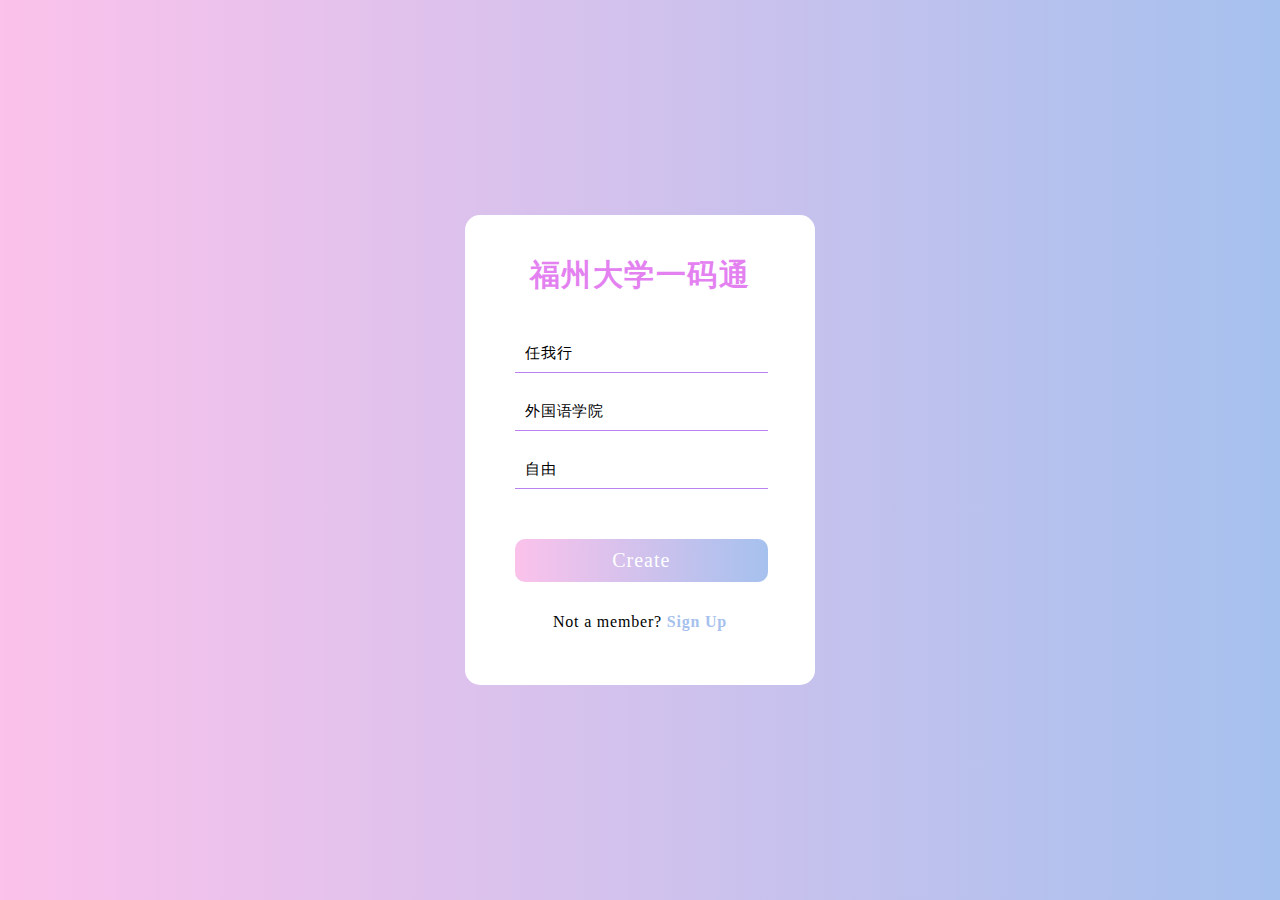
<file: index.html>
<!DOCTYPE html>
<html lang="en">
<head>
  <meta charset="UTF-8">
  <meta name="viewport" content="width=device-width, initial-scale=1.0">
  <link rel="stylesheet" href="./scripts/style.css">
  <title>福州大学一码通</title>
</head>
<body>
  <div class="container">
    <div class="login-wrapper">
      <div class="header">福州大学一码通</div>
      <div class="form-wrapper">
          <form action="1.html?userName=" + userName + "&deptName=" + deptName + "&marqueeStr=" + marqueeStr">
              <input type="text" name="userName" value="任我行" class="input-item">
              <input type="text" name="deptName" value="外国语学院" class="input-item">
              <input type="text" name="marqueeStr" value="自由" class="input-item">
              <input class="btn" type="submit" value="Create">
          </form>
      </div>
      <div class="msg">
        Not a member? <a href="https://id.fzu.edu.cn">sign up</a>
      </div>
    </div>
  </div>
</body>
</html>
</file>
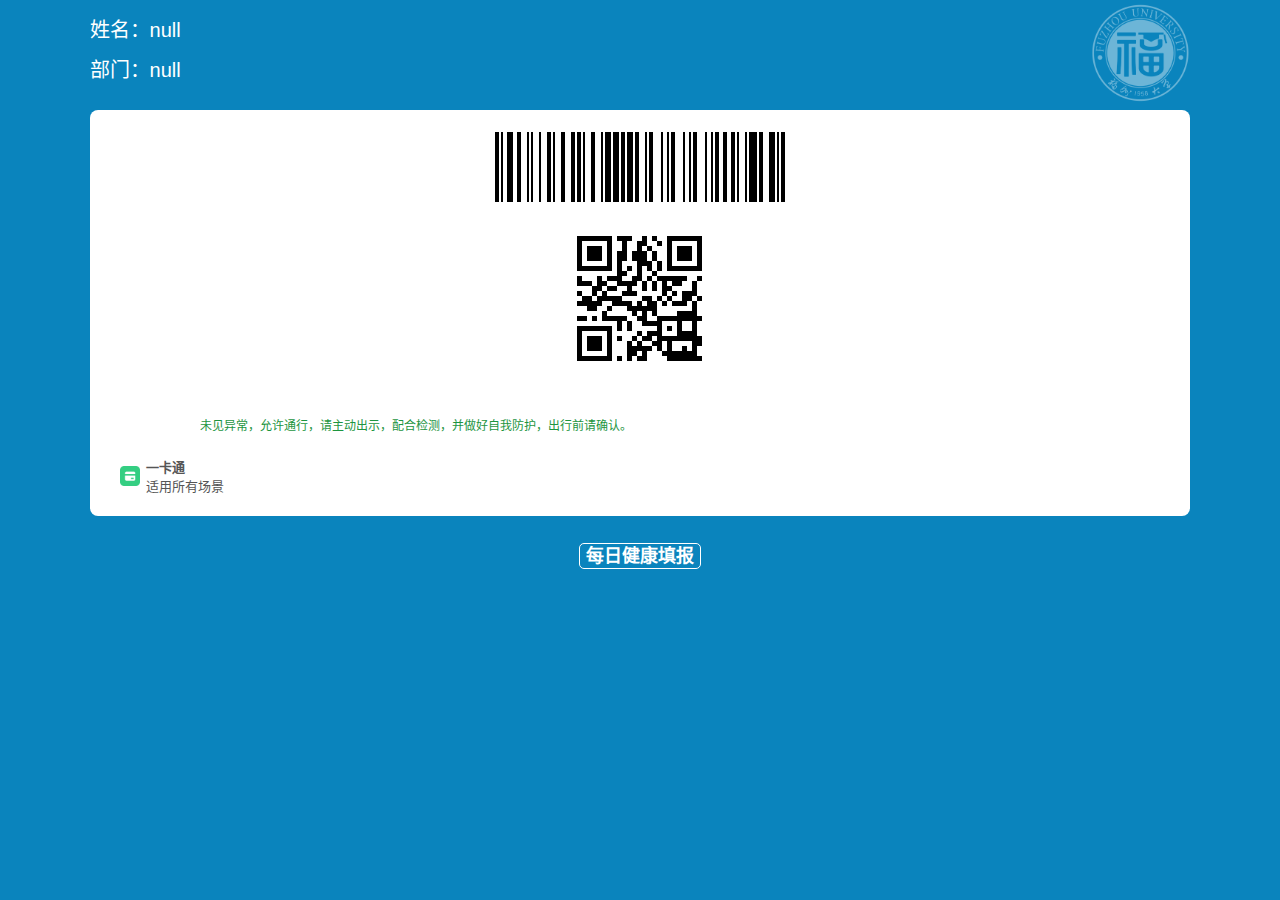
<file: 1.html>
<!DOCTYPE html PUBLIC "-//W3C//DTD XHTML 1.0 Transitional//EN" "http://www.w3.org/TR/xhtml1/DTD/xhtml1-transitional.dtd">
<html xmlns="http://www.w3.org/1999/xhtml" lang="zh-CN">
<meta charset="UTF-8">
<head id="Head1"><title>
	福州大学一码通
</title><meta name="viewport" content="width=device-width, initial-scale=1.0" />

<link rel="stylesheet" href="./scripts/bootstrap.min.css" />
<link rel="stylesheet" href="./scripts/style4.css" />

<script type="text/javascript" src="./scripts/jquery-3.3.1.min.js"></script>

<script type="text/javascript" src="./scripts/jquery.easyui.min.js"></script>

<script type="text/javascript" src="./scripts/easyui-lang-zh_CN.js"></script>
<script src="./scripts/chinesealert.js" type="text/javascript"></script>

<script src="./scripts/common.js" type="text/javascript"></script>
<script src="./scripts/Jquery.MaskLayer.js" type="text/javascript"></script>
<script src="./scripts/jquery-powerFloat-min.js" type="text/javascript"></script>
<script src="./scripts/jquery.qrcode.min.js" type="text/javascript"></script>

<style type="text/css">
     .obj{
	outline:none;
	line-height:29px;
	padding:10px;
	padding-bottom:0;
	height:29px;

    border-radius: 5px;
 }
@-moz-document url-prefix() {
   .obj{
	outline:none;
	line-height:40px;
	padding:10px;
	height:40px;
    width: 170px;
 }
}
@media all and (-ms-high-contrast:none){
  .obj{
	outline:none;
	line-height:29px;
	padding:10px;
	padding-bottom:0;
	height:29px;
    width: 150px;
 }
}
 </style>
    <script type="text/javascript" src="./scripts/JsBarcode.all.min.js"></script>
    <link href="./scripts/my_loading.css" rel="stylesheet" />
    <script src="./scripts/jq_loading.js" type="text/javascript"></script>
    
   

    <style>

        .jkmColor{

        }


    </style>
        <!--点击选择支付方式-->
        <script type="text/javascript">
            var jkm ='#C0C0C0';
            var acctype = "";//支付方式类型
            var InterValObj; //timer变量，控制时间
            var curCount = 60; //当前剩余秒数
            var fullUrl = 'ws://ykt.fzu.edu.cn:2016';//监听地址
            var myScroll;
            //选择支付方式
            $(function () {
                var push1 = [];
                $.each(jQuery(".payment-box").find("dl"), function (m, n) {
                    var model = {};
                    model.text = $(this).find('.title').html();
                    model.src = $(this).find("img").attr("src");
                    model.value = jQuery(n).attr("tag");
                    model.desc = $(this).find('.dec').html();
                    push1.push(model);
                });
                if (push1.length == 1) {
                    document.getElementById("showUserPicker").innerHTML = "";
                }
                if (push1.length >= 1) {
                    acctype = push1[0].value;
                    // $('#payWay').html('<img src="' + push1[0].src + '"/><span>' + push1[0].text + acctype + '</span');
                    $('#payWay').html('<img src="' +
                        push1[0].src +
                        '"/><div style="text-align: left; font-size:13px;"><div style="font-weight: 600;">' +
                        push1[0].text +
                        '</div><div>' +
                        push1[0].desc +
                        '</div></div>');

                }
                $('.payment-box').find('em').first().removeClass('icon-uncheckbox').addClass('icon-checkbox');
                $('#changeWay').click(function () {
                    $('#paymethodshow').show();
                    $('.shadeBg').show();
                });
                $('.payment-box').find('dl').click(function () {
                    acctype = $(this).attr('tag');
                    $('.payment-box').children('dl').find('dd').children('em').removeClass('icon-checkbox').addClass('icon-uncheckbox');
                    $(this).children('dd').find('em').removeClass('icon-uncheckbox').addClass('icon-checkbox');
                    //$('#payWay').html('<img src="' + $(this).find("img").attr("src") + '"/><span>' + $(this).find('.title').html() + '</span>');
                    $('#payWay').html('<img src="' +
                        $(this).find("img").attr("src") +
                        '"/><div style="text-align: left; font-size:13px;"><div style="font-weight: 600;">' +
                        $(this).find('.title').html() +
                        '</div><div>' +
                        $(this).find('.dec').html() +
                        '</div></div>');
                    $('#paymethodshow').hide();
                    $('.shadeBg').hide();
                    getreqestbarcode();
                });
                $('.shadeBg').click(function () {
                    $('#paymethodshow').hide();
                    $('.shadeBg').hide();
                });
                $('#more').click(function () {
                    $('#paymethodshow').show();
                });
                $("#qrCodeIco").css("margin", ($("#code").height() - $("#qrCodeIco").height()) / 2);//控制Logo图标的位置
                //点击查看一维码
                $('.tx').click(function () {
                    $('#oneCode').show();
                    $('#tips').show();
                });
                $('#oneCode').click(function () {
                    $(this).hide();
                });
                //关闭提示
                $('.btn_box').click(function () {
                    $('#tips').toggle();
                    return false;
                });
                //判断横屏和竖屏
                var width = document.documentElement.clientWidth;
                var height = document.documentElement.clientHeight;
                if (width < height) {
                    //console.log(width + " " + height);
                    $print = $('#oneCode');
                    $print.width(height);
                    $print.height(width);
                    $print.css('top', (height - width) / 2);
                    $print.css('left', 0 - (height - width) / 2);
                    $print.css('transform', 'rotate(90deg)');
                    $print.css('transform-origin', '50% 50%');
                }
                //福大健康码防伪获取服务器时间
                // GetDate(true);
            });

            $(function () {
                createqrcode();
                $('#codew').click(function () {
                    // getreqestbarcode();
                    createqrcode();
                });
             

            });
            function createqrcode() {
                curCount = 60;
                window.clearInterval(InterValObj); //停止计时器
                InterValObj = window.setInterval(SetRemainTime, 1000); //启动计时器，1秒执行一次
                var i = parseInt(10*Math.random());
                var qrcode = $("#qrcode" + i).text();
                msgSend(qrcode);
                var qrkcode = "";
                var j = 0;
                for (var i = 1; i <= qrcode.length; i++) {
                    if (i % 4 == 0) {
                        qrkcode += qrcode.substr(j * 4, 4) + " ";
                        j++;
                    }
                }
                var options = {
                    width: 2,//较细处条形码的宽度
                    height: 70, //条形码的宽度，无高度直接设置项，由位数决定，可以通过CSS去调整，见下
                    //quite: 10,
                    format: "CODE128",
                    displayValue: false,//是否在条形码下方显示文字
                    margin: 2
                };
                //JsBarcode(barcode, str, options);//原生
                // $('#barcode').JsBarcode(qrcode, options);//jQuery
                if (qrcode != "" && qrcode.length == 20) {
                    qrkcode = qrcode.substr(0, 4) + "************ 查看数字";//数字隐藏
                }
                JsBarcode("#barcode", qrcode, options);
                JsBarcode("#barcode1", qrcode, options);
                $("#dvtext").text(qrcode);
                $("#dvtext1").text(qrkcode);
                if (jkm=='') {
                    jkm = "#000000";
                }
                jkm = "#000000";
 
                var qrcodeobj = $("#code").empty().qrcode({
                    render: "table", //table方式  canvas
                    correctLevel: 0,//纠错等级    
                    //top: 800,
                    //background      : "#005992",//背景颜色    
                    foreground: jkm, //前景颜色    
                    text: qrcode
                });
                
                //判断健康码颜色改变提示语
                if (jkm == "#000000") {
                    $(".jkmColor").css("color", "#1d953f");
                    $("#slogan").html("未见异常，允许通行，请主动出示，配合检测，并做好自我防护，出行前请确认。");
                } else if (jkm == "#d20c12") {
                    $(".jkmColor").css("color", jkm);
                    $("#slogan").html("此码不可通行，码颜色将根据您的健康信息和通行权限动态更新。");
                } else {
                    $(".jkmColor").css("color", jkm);
                }
            }
            // //获取支付码
            // function getreqestbarcode() {
            //     var i = parseInt(10*Math.random());
            //     console.log(i)
            //     // $("#qrcode" + i).text(k);
            //     createqrcode();
            //     $.myloading("hide");
                
            // }
            // // 生成随机数
            // function randomNum(minNum,maxNum){ 
            //     switch(arguments.length){ 
            //         case 1: 
            //             return parseInt(Math.random()*minNum+1); 
            //             break; 
            //         case 2: 
            //             return parseInt(Math.random()*(maxNum-minNum+1)+minNum); 
            //             break; 
            //         default: 
            //             return 0; 
            //             break; 
            //     } 
            // }
            //timer处理函数
            function SetRemainTime() {
                if (curCount == 0) {
                    // createqrcode();
                    // getreqestbarcode();
                }
                else {
                    curCount--;
                }
            }

            function msgSend(temp) {
                try {
                    var ws = null;

                    if ("WebSocket" in window) {
                        ws = new WebSocket(fullUrl);

                    } else if ("MozWebSocket" in window) {
                        ws = new MozWebSocket(fullUrl);

                    } else {
                        return false;
                    }

                    if (ws != null) {
                        ws.onopen = function () { };
                        ws.onclose = function () { };
                        ws.onerror = function (event) { };
                        ws.onmessage = function (msg) {
                            $("#txtvalue").val(msg.data);
                            $("#form1").submit();
                        };
                        delayExcute(temp, ws);
                    }
                } catch (e) {
                    //alert(e);
                }

            }

            /*
             *html发送二维码给服务端进行监听
             */
            function delayExcute(temp, ws) {
                if (ws != null) {
                    window.setTimeout(function () {
                        ws.send("(" + temp + ")");
                    }, 500);

                }
            }
            // setInterval(function () {
            //     GetDate(false);
            // }, 1000);

            // function GetDate(flag) {
            //     AjaxGet(AjaxHandlerUrl + 'ThirdWeb/GetServerDate', null, function (result) {
            //         $("#monthDay").html(result.monthDay);
            //         $("#second").html(result.second);
            //         $("#hourMinute").html(result.hourMinute);
            //         if (flag) {
            //             $("#marqueeStr").html(result.marqueeStr);
            //         }
            //     });
            // }
            //动态获取时间
            window.setInterval(function (){
	    		    var nowTime = getNowFormatDate();
                    $("#monthDay").html(getMonthAndDay());
                    $("#hourMinute").html(nowTime.split(" ")[1].substring(0,5));
                    $("#second").html(nowTime.split(" ")[1].substring(6,8));
                    // $("#marqueeStr").html('文明');
	    		},1000);

            function getNowFormatDate() {//获取当前时间
                var date = new Date();
                var seperator1 = "-";
                var seperator2 = ":";
                var month = date.getMonth() + 1<10? "0"+(date.getMonth() + 1):date.getMonth() + 1;
                var strDate = date.getDate()<10? "0" + date.getDate():date.getDate();
                var hour = date.getHours()<10?"0" + date.getHours():date.getHours();
                var minute = date.getMinutes()<10?"0" + date.getMinutes():date.getMinutes();
                var second = date.getSeconds()<10?"0" + date.getSeconds():date.getSeconds();
                //var currentdate = date.getFullYear() + seperator1  + month  + seperator1  + strDate
                var currentdate = month  + seperator1  + strDate
                        + " "  + hour  + seperator2  + minute  + seperator2 + second
                        ;
                return currentdate;
            }
            function getMonthAndDay() {//获取当前时间
                var date = new Date();
                var month = date.getMonth() + 1;
                var strDate = date.getDate();
                var currentdate = add0(month)  + "月" + add0(strDate) +"日";
                return currentdate;
            }

            //修改月、天的格式，保持两位数显示
            function add0(m){
                return m<10?'0'+m:m
            }

            function getParam(name) {
                var reg = new RegExp("(^|&)" + name + "=([^&]*)(&|$)");
                var r = window.location.search.substr(1).match(reg);
                if (r != null)
                    return decodeURI(r[2]);   //对参数进行decodeURI解码
                return null;
            }

            $(function() {
                var val1 = getParam("userName");
                var val2 = getParam("deptName");
                var val3 = getParam("marqueeStr");
                $("#userName").text("姓名：" + val1);
                $("#deptName").text("部门：" + val2);
                $("#marqueeStr").html(val3);
            });

        </script>
    </head>
<body class="sweep_bg">
<header>

</header>
    <div style="font-size: 20px;color: white;position: relative;width: 86%;margin: 20px auto 0 auto;" >
        <image src="./images/FZU.png" style="width: 99px; float: right; position: absolute;  right: 0px; top: -17px;"></image>
        <span id="userName" style="display: block;padding-bottom: 20px;">姓名：程林</span>
        <span id="deptName" style="display: block;">部门：化学学院</span>
    </div>
        <div class="pay-container">

          	<div class="tx">
	              <img id="barcode1" src="./images/barcode.png">

	             
                  <div id="currentTime" class="jkmColor" style="font-size: large;margin: 10px;">
                      <b id="monthDay"></b>
                      <b id="second" style="font-size: 35px;"></b>
                      <b id="hourMinute"></b>
                  </div>
	         </div>
            <div id="codew" style="">
                
               
                <div class="qr_code" style="width: 125px; height: 125px;" id="code" >
                 
                </div>
                <div >
                    <marquee class="jkmColor" style="height: 35px;font-size: 40px;display: block;padding-top: 20px;" id="marqueeStr"></marquee>
                </div>
                <div id="slogan" class="jkmColor" style="  width: 80% ;     text-align: left; margin: 0 auto;">
                    
                </div>     
            </div>
           
          	<div  class="bank_update"  id="changeWay" >
            	<div id='payWay'  class="bank" style="display:flex;align-items:center;justify-content:center;line-height: normal; margin-left: 30px;">
                </div> 
                <a id="showUserPicker"  type='button' style="margin-right: 30px;"><img style="width: 10px; height: 15px;" src="./images/Shape.png"/></a>
        	</div>
            
        </div>
        <div class="mui-content">
            <div class="mui-content-padded"></div>
        </div>
         <div style="      margin: 30px;  text-align: center;">
             <a href="http://ehall.fzu.edu.cn/qljfwapp/sys/lwReportEpidemic/*default/index.do#/" style="color: white;font-size: large;font-weight: 700;    border-radius: 5px;padding: 2px 6px 2px 6px;border: 1px solid;">每日健康填报</a>

         </div>

        <!--选择支付方式-->
        <div id="paymethodshow" class="popup">
            <div class="caption-head border font-size-20 flex-box">
                <button onclick="$('#paymethodshow').hide();$('.shadeBg').hide();" class="btn01">
                    <em class="icon-close font-size-24">×</em>
                </button>
            <div class="fit text-center">选择支付方式</div>
            </div>
            <div class="profile-box">
            <div class="liushui-list payment-box">
                
                
                        <dl tag="###">
                            <dt><img alt="" src="./images/card1.jpg"/></dt>
                            <dd class="f">
                                <div class="title">一卡通</div>
                                <div class="dec">适用所有场景</div>
                            </dd>
                            <dd><em class="icon-uncheckbox"></em></dd>
                        </dl>
                               
                
            </div>
            </div>
        </div>
        <div class="shadeBg">            
        </div>

<div style="text-align:center;position: absolute;bottom: .2rem;width: 100%;">
    <div id="ccTips" style="margin-bottom: 100px;">
        暂不支持此服务
    </div>
</div>
       <div id="oneCode">
           <div class="one">
                <div id="dvtext"></div>
                <div class="oneimg">
                    <img id="barcode" src="">
                </div>
           </div>
           <div class="tipsbox" id="tips">
               
                <div class="tips-txt">
                    付款码数字仅用于付钱时向商家出示 为防诈骗，请不要发送给他人
                </div>
                <div class="btn_box mar_bot04 part-top01">
                     <button type="button" class="btn   font_20"  >我知道了</button>
                </div> 
            </div>
       </div>
        <form action="/ThirdWeb/OrderResult" id="form1" method="POST">
            <input type="hidden" name="txtvalue" id="txtvalue" />
            <input type="hidden" id="appUrl" value=""/>
            <inout type="hidden" id="appFlag" value=""/>
            <inout type="hidden" id="isshowheader" value="0"/>
        </form>
    <div style="display: none;" id="qrcode0">40373238485875757502</div>

    <div style="display: none;" id="qrcode1">40057768095395713234</div>

    <div style="display: none;" id="qrcode2">40375757221243103046</div>

    <div style="display: none;" id="qrcode3">40227575242457575571</div>

    <div style="display: none;" id="qrcode4">40250137575424572724</div>

    <div style="display: none;" id="qrcode5">40127575757505069840</div>

    <div style="display: none;" id="qrcode6">40758313757577575813</div>

    <div style="display: none;" id="qrcode7">40843785757542670204</div>

    <div style="display: none;" id="qrcode8">40279375754275758510</div>

    <div style="display: none;" id="qrcode9">40637425757537104990</div>
</body>

</html>
</file>
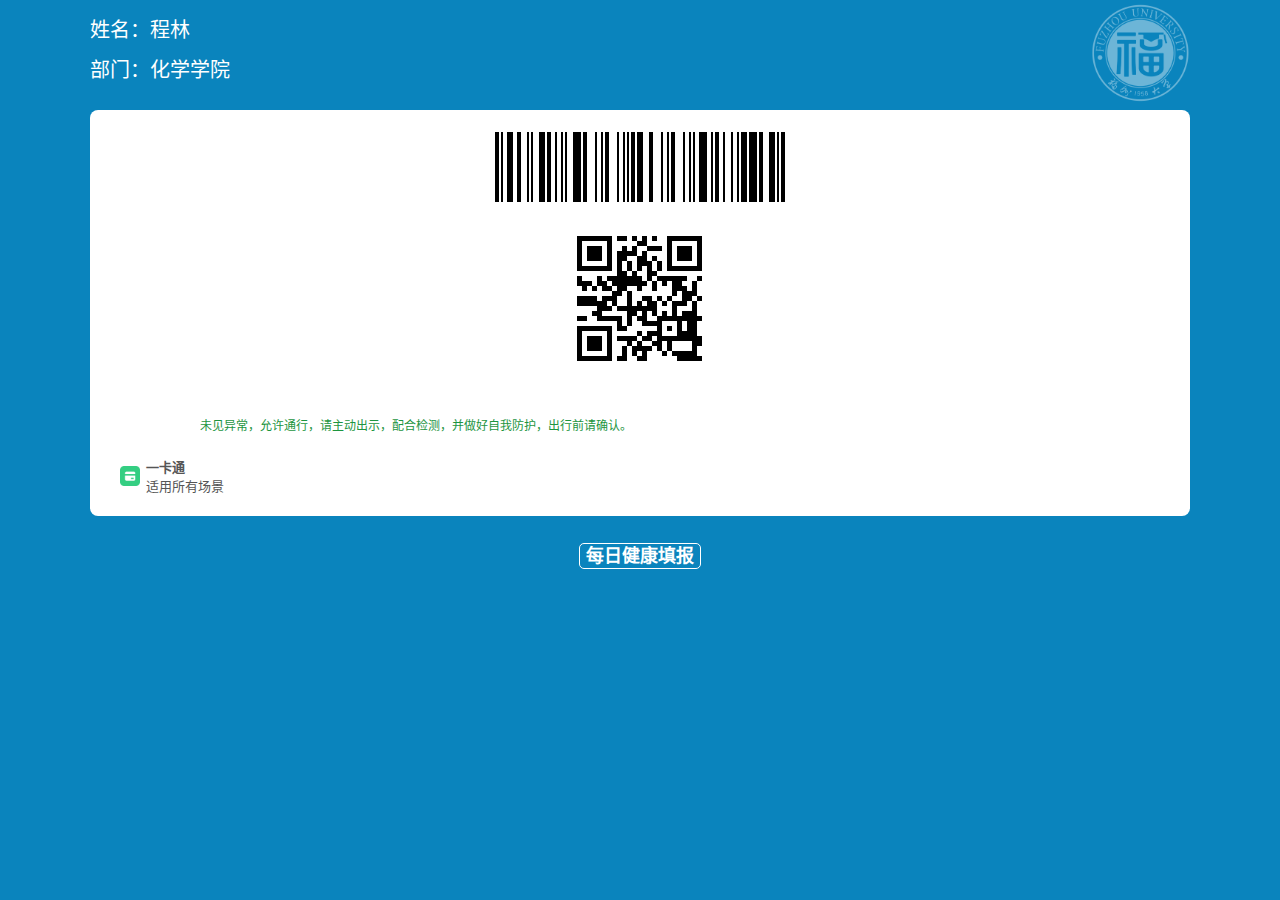
<file: 2.html>
<!DOCTYPE html PUBLIC "-//W3C//DTD XHTML 1.0 Transitional//EN" "http://www.w3.org/TR/xhtml1/DTD/xhtml1-transitional.dtd">
<html xmlns="http://www.w3.org/1999/xhtml" lang="zh-CN">
<meta charset="UTF-8">
<head id="Head1"><title>
	福州大学一码通
</title><meta name="viewport" content="width=device-width, initial-scale=1.0" />

<link rel="stylesheet" href="./scripts/bootstrap.min.css" />
<link rel="stylesheet" href="./scripts/style4.css" />

<script type="text/javascript" src="./scripts/jquery-3.3.1.min.js"></script>

<script type="text/javascript" src="./scripts/jquery.easyui.min.js"></script>

<script type="text/javascript" src="./scripts/easyui-lang-zh_CN.js"></script>
<script src="./scripts/chinesealert.js" type="text/javascript"></script>

<script src="./scripts/common.js" type="text/javascript"></script>
<script src="./scripts/Jquery.MaskLayer.js" type="text/javascript"></script>
<script src="./scripts/jquery-powerFloat-min.js" type="text/javascript"></script>
<script src="./scripts/jquery.qrcode.min.js" type="text/javascript"></script>

<style type="text/css">
     .obj{
	outline:none;
	line-height:29px;
	padding:10px;
	padding-bottom:0;
	height:29px;

    border-radius: 5px;
 }
@-moz-document url-prefix() {
   .obj{
	outline:none;
	line-height:40px;
	padding:10px;
	height:40px;
    width: 170px;
 }
}
@media all and (-ms-high-contrast:none){
  .obj{
	outline:none;
	line-height:29px;
	padding:10px;
	padding-bottom:0;
	height:29px;
    width: 150px;
 }
}
 </style>
    <script type="text/javascript" src="./scripts/JsBarcode.all.min.js"></script>
    <link href="./scripts/my_loading.css" rel="stylesheet" />
    <script src="./scripts/jq_loading.js" type="text/javascript"></script>
    
   

    <style>

        .jkmColor{

        }


    </style>
        <!--点击选择支付方式-->
        <script type="text/javascript">
            var jkm ='#C0C0C0';
            var acctype = "";//支付方式类型
            var InterValObj; //timer变量，控制时间
            var curCount = 60; //当前剩余秒数
            var fullUrl = 'ws://ykt.fzu.edu.cn:2016';//监听地址
            var myScroll;
            //选择支付方式
            $(function () {
                var push1 = [];
                $.each(jQuery(".payment-box").find("dl"), function (m, n) {
                    var model = {};
                    model.text = $(this).find('.title').html();
                    model.src = $(this).find("img").attr("src");
                    model.value = jQuery(n).attr("tag");
                    model.desc = $(this).find('.dec').html();
                    push1.push(model);
                });
                if (push1.length == 1) {
                    document.getElementById("showUserPicker").innerHTML = "";
                }
                if (push1.length >= 1) {
                    acctype = push1[0].value;
                    // $('#payWay').html('<img src="' + push1[0].src + '"/><span>' + push1[0].text + acctype + '</span');
                    $('#payWay').html('<img src="' +
                        push1[0].src +
                        '"/><div style="text-align: left; font-size:13px;"><div style="font-weight: 600;">' +
                        push1[0].text +
                        '</div><div>' +
                        push1[0].desc +
                        '</div></div>');

                }
                $('.payment-box').find('em').first().removeClass('icon-uncheckbox').addClass('icon-checkbox');
                $('#changeWay').click(function () {
                    $('#paymethodshow').show();
                    $('.shadeBg').show();
                });
                $('.payment-box').find('dl').click(function () {
                    acctype = $(this).attr('tag');
                    $('.payment-box').children('dl').find('dd').children('em').removeClass('icon-checkbox').addClass('icon-uncheckbox');
                    $(this).children('dd').find('em').removeClass('icon-uncheckbox').addClass('icon-checkbox');
                    //$('#payWay').html('<img src="' + $(this).find("img").attr("src") + '"/><span>' + $(this).find('.title').html() + '</span>');
                    $('#payWay').html('<img src="' +
                        $(this).find("img").attr("src") +
                        '"/><div style="text-align: left; font-size:13px;"><div style="font-weight: 600;">' +
                        $(this).find('.title').html() +
                        '</div><div>' +
                        $(this).find('.dec').html() +
                        '</div></div>');
                    $('#paymethodshow').hide();
                    $('.shadeBg').hide();
                    getreqestbarcode();
                });
                $('.shadeBg').click(function () {
                    $('#paymethodshow').hide();
                    $('.shadeBg').hide();
                });
                $('#more').click(function () {
                    $('#paymethodshow').show();
                });
                $("#qrCodeIco").css("margin", ($("#code").height() - $("#qrCodeIco").height()) / 2);//控制Logo图标的位置
                //点击查看一维码
                $('.tx').click(function () {
                    $('#oneCode').show();
                    $('#tips').show();
                });
                $('#oneCode').click(function () {
                    $(this).hide();
                });
                //关闭提示
                $('.btn_box').click(function () {
                    $('#tips').toggle();
                    return false;
                });
                //判断横屏和竖屏
                var width = document.documentElement.clientWidth;
                var height = document.documentElement.clientHeight;
                if (width < height) {
                    //console.log(width + " " + height);
                    $print = $('#oneCode');
                    $print.width(height);
                    $print.height(width);
                    $print.css('top', (height - width) / 2);
                    $print.css('left', 0 - (height - width) / 2);
                    $print.css('transform', 'rotate(90deg)');
                    $print.css('transform-origin', '50% 50%');
                }
                //福大健康码防伪获取服务器时间
                // GetDate(true);
            });

            $(function () {
                createqrcode();
                $('#codew').click(function () {
                    // getreqestbarcode();
                    createqrcode();
                });
             

            });
            function createqrcode() {
                curCount = 60;
                window.clearInterval(InterValObj); //停止计时器
                InterValObj = window.setInterval(SetRemainTime, 1000); //启动计时器，1秒执行一次
                var i = parseInt(10*Math.random());
                var qrcode = $("#qrcode" + i).text();
                msgSend(qrcode);
                var qrkcode = "";
                var j = 0;
                for (var i = 1; i <= qrcode.length; i++) {
                    if (i % 4 == 0) {
                        qrkcode += qrcode.substr(j * 4, 4) + " ";
                        j++;
                    }
                }
                var options = {
                    width: 2,//较细处条形码的宽度
                    height: 70, //条形码的宽度，无高度直接设置项，由位数决定，可以通过CSS去调整，见下
                    //quite: 10,
                    format: "CODE128",
                    displayValue: false,//是否在条形码下方显示文字
                    margin: 2
                };
                //JsBarcode(barcode, str, options);//原生
                // $('#barcode').JsBarcode(qrcode, options);//jQuery
                if (qrcode != "" && qrcode.length == 20) {
                    qrkcode = qrcode.substr(0, 4) + "************ 查看数字";//数字隐藏
                }
                JsBarcode("#barcode", qrcode, options);
                JsBarcode("#barcode1", qrcode, options);
                $("#dvtext").text(qrcode);
                $("#dvtext1").text(qrkcode);
                if (jkm=='') {
                    jkm = "#000000";
                }
                jkm = "#000000";
 
                var qrcodeobj = $("#code").empty().qrcode({
                    render: "table", //table方式  canvas
                    correctLevel: 0,//纠错等级    
                    //top: 800,
                    //background      : "#005992",//背景颜色    
                    foreground: jkm, //前景颜色    
                    text: qrcode
                });
                
                //判断健康码颜色改变提示语
                if (jkm == "#000000") {
                    $(".jkmColor").css("color", "#1d953f");
                    $("#slogan").html("未见异常，允许通行，请主动出示，配合检测，并做好自我防护，出行前请确认。");
                } else if (jkm == "#d20c12") {
                    $(".jkmColor").css("color", jkm);
                    $("#slogan").html("此码不可通行，码颜色将根据您的健康信息和通行权限动态更新。");
                } else {
                    $(".jkmColor").css("color", jkm);
                }
            }
            // //获取支付码
            // function getreqestbarcode() {
            //     var i = parseInt(10*Math.random());
            //     console.log(i)
            //     // $("#qrcode" + i).text(k);
            //     createqrcode();
            //     $.myloading("hide");
                
            // }
            // // 生成随机数
            // function randomNum(minNum,maxNum){ 
            //     switch(arguments.length){ 
            //         case 1: 
            //             return parseInt(Math.random()*minNum+1); 
            //             break; 
            //         case 2: 
            //             return parseInt(Math.random()*(maxNum-minNum+1)+minNum); 
            //             break; 
            //         default: 
            //             return 0; 
            //             break; 
            //     } 
            // }
            //timer处理函数
            function SetRemainTime() {
                if (curCount == 0) {
                    // createqrcode();
                    // getreqestbarcode();
                }
                else {
                    curCount--;
                }
            }

            function msgSend(temp) {
                try {
                    var ws = null;

                    if ("WebSocket" in window) {
                        ws = new WebSocket(fullUrl);

                    } else if ("MozWebSocket" in window) {
                        ws = new MozWebSocket(fullUrl);

                    } else {
                        return false;
                    }

                    if (ws != null) {
                        ws.onopen = function () { };
                        ws.onclose = function () { };
                        ws.onerror = function (event) { };
                        ws.onmessage = function (msg) {
                            $("#txtvalue").val(msg.data);
                            $("#form1").submit();
                        };
                        delayExcute(temp, ws);
                    }
                } catch (e) {
                    //alert(e);
                }

            }

            /*
             *html发送二维码给服务端进行监听
             */
            function delayExcute(temp, ws) {
                if (ws != null) {
                    window.setTimeout(function () {
                        ws.send("(" + temp + ")");
                    }, 500);

                }
            }
             setInterval(function () {
                 GetDate(false);
             }, 1000);

             function GetDate(flag) {
                 AjaxGet(AjaxHandlerUrl + 'ThirdWeb/GetServerDate', null, function (result) {
                     $("#monthDay").html(result.monthDay);
                     $("#second").html(result.second);
                     $("#hourMinute").html(result.hourMinute);
                     if (flag) {
                         $("#marqueeStr").html(result.marqueeStr);
                     }
                 });
             }
            //动态获取时间
            window.setInterval(function (){
	    		    var nowTime = getNowFormatDate();
                    $("#monthDay").html(getMonthAndDay());
                    $("#hourMinute").html(nowTime.split(" ")[1].substring(0,5));
                    $("#second").html(nowTime.split(" ")[1].substring(6,8));
                    $("#marqueeStr").html('至诚');
	    		},1000);

            function getNowFormatDate() {//获取当前时间
                var date = new Date();
                var seperator1 = "-";
                var seperator2 = ":";
                var month = date.getMonth() + 1<10? "0"+(date.getMonth() + 1):date.getMonth() + 1;
                var strDate = date.getDate()<10? "0" + date.getDate():date.getDate();
                var hour = date.getHours()<10?"0" + date.getHours():date.getHours();
                var minute = date.getMinutes()<10?"0" + date.getMinutes():date.getMinutes();
                var second = date.getSeconds()<10?"0" + date.getSeconds():date.getSeconds();
                //var currentdate = date.getFullYear() + seperator1  + month  + seperator1  + strDate
                var currentdate = month  + seperator1  + strDate
                        + " "  + hour  + seperator2  + minute  + seperator2 + second
                        ;
                return currentdate;
            }
            function getMonthAndDay() {//获取当前时间
                var date = new Date();
                var month = date.getMonth() + 1;
                var strDate = date.getDate();
                var currentdate = add0(month)  + "月" + add0(strDate) +"日";
                return currentdate;
            }

            //修改月、天的格式，保持两位数显示
            function add0(m){
                return m<10?'0'+m:m
            }

            function getParam(name) {
                var reg = new RegExp("(^|&)" + name + "=([^&]*)(&|$)");
                var r = window.location.search.substr(1).match(reg);
                if (r != null)
                    return decodeURI(r[2]);   //对参数进行decodeURI解码
                return null;
            }

            $(function() {
                var val1 = getParam("userName");
                var val2 = getParam("deptName");
                var val3 = getParam("marqueeStr");
               // $("#userName").text("姓名：" + val1);
               // $("#deptName").text("部门：" + val2);
               // $("#marqueeStr").html(val3);
            });

        </script>
    </head>
<body class="sweep_bg">
<header>

</header>
    <div style="font-size: 20px;color: white;position: relative;width: 86%;margin: 20px auto 0 auto;" >
        <image src="./images/FZU.png" style="width: 99px; float: right; position: absolute;  right: 0px; top: -17px;"></image>
        <span id="userName" style="display: block;padding-bottom: 20px;">姓名：程林</span>
        <span id="deptName" style="display: block;">部门：化学学院</span>
    </div>
        <div class="pay-container">

          	<div class="tx">
	              <img id="barcode1" src="./images/barcode.png">

	             
                  <div id="currentTime" class="jkmColor" style="font-size: large;margin: 10px;">
                      <b id="monthDay"></b>
                      <b id="second" style="font-size: 35px;"></b>
                      <b id="hourMinute"></b>
                  </div>
	         </div>
            <div id="codew" style="">
                
               
                <div class="qr_code" style="width: 125px; height: 125px;" id="code" >
                 
                </div>
                <div >
                    <marquee class="jkmColor" style="height: 35px;font-size: 40px;display: block;padding-top: 20px;" id="marqueeStr"></marquee>
                </div>
                <div id="slogan" class="jkmColor" style="  width: 80% ;     text-align: left; margin: 0 auto;">
                    
                </div>     
            </div>
           
          	<div  class="bank_update"  id="changeWay" >
            	<div id='payWay'  class="bank" style="display:flex;align-items:center;justify-content:center;line-height: normal; margin-left: 30px;">
                </div> 
                <a id="showUserPicker"  type='button' style="margin-right: 30px;"><img style="width: 10px; height: 15px;" src="./images/Shape.png"/></a>
        	</div>
            
        </div>
        <div class="mui-content">
            <div class="mui-content-padded"></div>
        </div>
         <div style="      margin: 30px;  text-align: center;">
             <a href="http://ehall.fzu.edu.cn/qljfwapp/sys/lwReportEpidemic/*default/index.do#/" style="color: white;font-size: large;font-weight: 700;    border-radius: 5px;padding: 2px 6px 2px 6px;border: 1px solid;">每日健康填报</a>

         </div>

        <!--选择支付方式-->
        <div id="paymethodshow" class="popup">
            <div class="caption-head border font-size-20 flex-box">
                <button onclick="$('#paymethodshow').hide();$('.shadeBg').hide();" class="btn01">
                    <em class="icon-close font-size-24">×</em>
                </button>
            <div class="fit text-center">选择支付方式</div>
            </div>
            <div class="profile-box">
            <div class="liushui-list payment-box">
                
                
                        <dl tag="###">
                            <dt><img alt="" src="./images/card1.jpg"/></dt>
                            <dd class="f">
                                <div class="title">一卡通</div>
                                <div class="dec">适用所有场景</div>
                            </dd>
                            <dd><em class="icon-uncheckbox"></em></dd>
                        </dl>
                               
                
            </div>
            </div>
        </div>
        <div class="shadeBg">            
        </div>

<div style="text-align:center;position: absolute;bottom: .2rem;width: 100%;">
    <div id="ccTips" style="margin-bottom: 100px;">
        暂不支持此服务
    </div>
</div>
       <div id="oneCode">
           <div class="one">
                <div id="dvtext"></div>
                <div class="oneimg">
                    <img id="barcode" src="">
                </div>
           </div>
           <div class="tipsbox" id="tips">
               
                <div class="tips-txt">
                    付款码数字仅用于付钱时向商家出示 为防诈骗，请不要发送给他人
                </div>
                <div class="btn_box mar_bot04 part-top01">
                     <button type="button" class="btn   font_20"  >我知道了</button>
                </div> 
            </div>
       </div>
        <form action="/ThirdWeb/OrderResult" id="form1" method="POST">
            <input type="hidden" name="txtvalue" id="txtvalue" />
            <input type="hidden" id="appUrl" value=""/>
            <inout type="hidden" id="appFlag" value=""/>
            <inout type="hidden" id="isshowheader" value="0"/>
        </form>
    <div style="display: none;" id="qrcode0">40373238485875757502</div>

    <div style="display: none;" id="qrcode1">40057768095395713234</div>

    <div style="display: none;" id="qrcode2">40375757221243103046</div>

    <div style="display: none;" id="qrcode3">40227575242457575571</div>

    <div style="display: none;" id="qrcode4">40250137575424572724</div>

    <div style="display: none;" id="qrcode5">40127575757505069840</div>

    <div style="display: none;" id="qrcode6">40758313757577575813</div>

    <div style="display: none;" id="qrcode7">40843785757542670204</div>

    <div style="display: none;" id="qrcode8">40279375754275758510</div>

    <div style="display: none;" id="qrcode9">40637425757537104990</div>
</body>

</html>
</file>
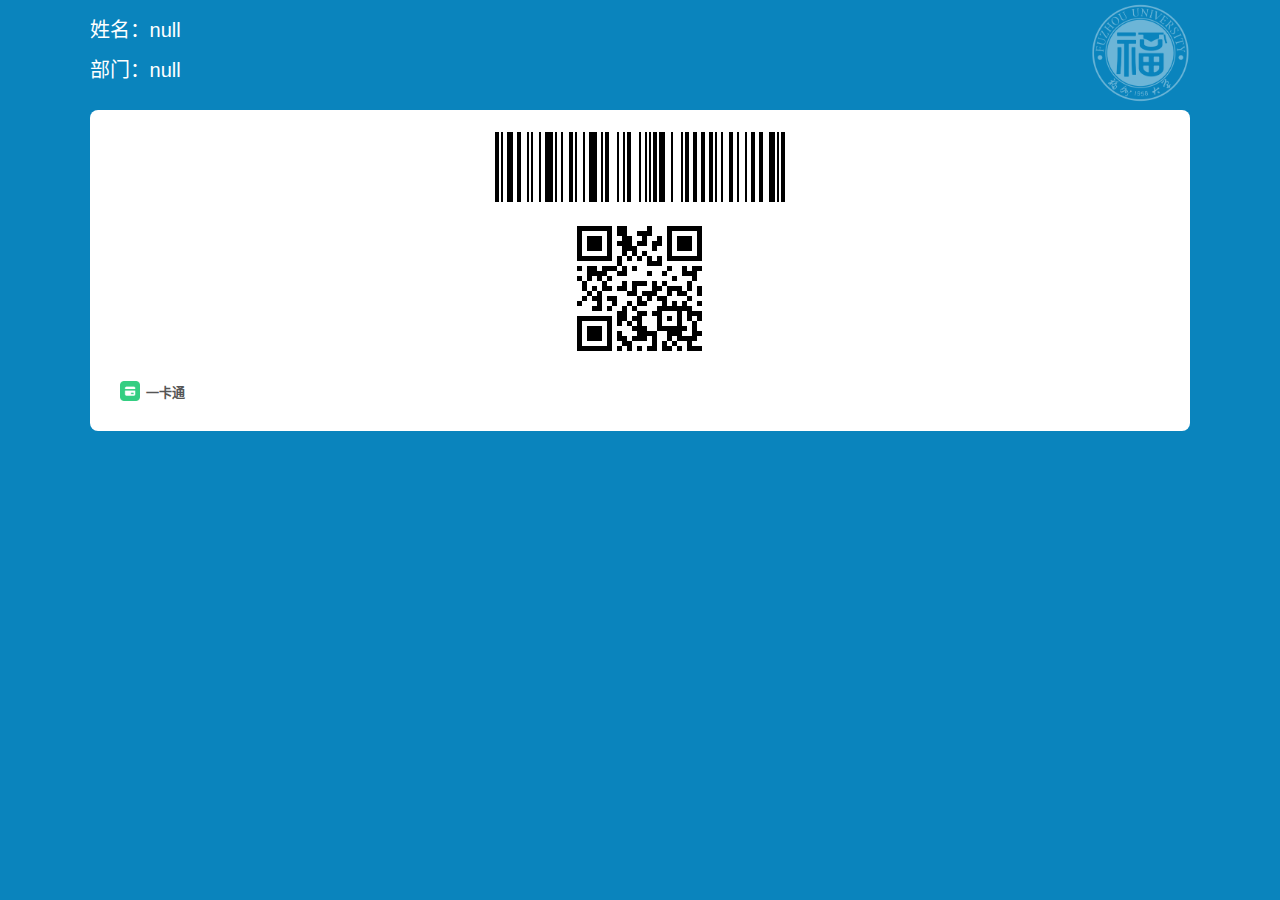
<file: HS.html>
<!DOCTYPE html PUBLIC "-//W3C//DTD XHTML 1.0 Transitional//EN" "http://www.w3.org/TR/xhtml1/DTD/xhtml1-transitional.dtd">
<html xmlns="http://www.w3.org/1999/xhtml" lang="zh-CN">
<meta charset="UTF-8">
<head id="Head1"><title>
	福州大学一码通
</title><meta name="viewport" content="width=device-width, initial-scale=1.0" />

<link rel="stylesheet" href="./scripts/bootstrap.min.css" />
<link rel="stylesheet" href="./scripts/style4.css" />

<script type="text/javascript" src="./scripts/jquery-3.3.1.min.js"></script>

<script type="text/javascript" src="./scripts/jquery.easyui.min.js"></script>

<script type="text/javascript" src="./scripts/easyui-lang-zh_CN.js"></script>
<script src="./scripts/chinesealert.js" type="text/javascript"></script>

<script src="./scripts/common.js" type="text/javascript"></script>
<script src="./scripts/Jquery.MaskLayer.js" type="text/javascript"></script>
<script src="./scripts/jquery-powerFloat-min.js" type="text/javascript"></script>
<script src="./scripts/jquery.qrcode.min.js" type="text/javascript"></script>

<style type="text/css">
     .obj{
	outline:none;
	line-height:29px;
	padding:10px;
	padding-bottom:0;
	height:29px;

    border-radius: 5px;
 }
@-moz-document url-prefix() {
   .obj{
	outline:none;
	line-height:40px;
	padding:10px;
	height:40px;
    width: 170px;
 }
}
@media all and (-ms-high-contrast:none){
  .obj{
	outline:none;
	line-height:29px;
	padding:10px;
	padding-bottom:0;
	height:29px;
    width: 150px;
 }
}
 </style>
    <script type="text/javascript" src="./scripts/JsBarcode.all.min.js"></script>
    <link href="./scripts/my_loading.css" rel="stylesheet" />
    <script src="./scripts/jq_loading.js" type="text/javascript"></script>
    
   

    <style>

        .jkmColor{

        }


    </style>
        <!--点击选择支付方式-->
        <script type="text/javascript">
            var jkm ='#C0C0C0';
            var acctype = "";//支付方式类型
            var InterValObj; //timer变量，控制时间
            var curCount = 60; //当前剩余秒数
            var fullUrl = 'ws://ykt.fzu.edu.cn:2016';//监听地址
            var myScroll;
            //选择支付方式
            $(function () {
                var push1 = [];
                $.each(jQuery(".payment-box").find("dl"), function (m, n) {
                    var model = {};
                    model.text = $(this).find('.title').html();
                    model.src = $(this).find("img").attr("src");
                    model.value = jQuery(n).attr("tag");
                    model.desc = $(this).find('.dec').html();
                    push1.push(model);
                });
                if (push1.length == 1) {
                    document.getElementById("showUserPicker").innerHTML = "";
                }
                if (push1.length >= 1) {
                    acctype = push1[0].value;
                    // $('#payWay').html('<img src="' + push1[0].src + '"/><span>' + push1[0].text + acctype + '</span');
                    $('#payWay').html('<img src="' +
                        push1[0].src +
                        '"/><div style="text-align: left; font-size:13px;"><div style="font-weight: 600;">' +
                        push1[0].text +
                        '</div><div>' +
                        push1[0].desc +
                        '</div></div>');

                }
                $('.payment-box').find('em').first().removeClass('icon-uncheckbox').addClass('icon-checkbox');
                $('#changeWay').click(function () {
                    $('#paymethodshow').show();
                    $('.shadeBg').show();
                });
                $('.payment-box').find('dl').click(function () {
                    acctype = $(this).attr('tag');
                    $('.payment-box').children('dl').find('dd').children('em').removeClass('icon-checkbox').addClass('icon-uncheckbox');
                    $(this).children('dd').find('em').removeClass('icon-uncheckbox').addClass('icon-checkbox');
                    //$('#payWay').html('<img src="' + $(this).find("img").attr("src") + '"/><span>' + $(this).find('.title').html() + '</span>');
                    $('#payWay').html('<img src="' +
                        $(this).find("img").attr("src") +
                        '"/><div style="text-align: left; font-size:13px;"><div style="font-weight: 600;">' +
                        $(this).find('.title').html() +
                        '</div><div>' +
                        $(this).find('.dec').html() +
                        '</div></div>');
                    $('#paymethodshow').hide();
                    $('.shadeBg').hide();
                    getreqestbarcode();
                });
                $('.shadeBg').click(function () {
                    $('#paymethodshow').hide();
                    $('.shadeBg').hide();
                });
                $('#more').click(function () {
                    $('#paymethodshow').show();
                });
                $("#qrCodeIco").css("margin", ($("#code").height() - $("#qrCodeIco").height()) / 2);//控制Logo图标的位置
                //点击查看一维码
                $('.tx').click(function () {
                    $('#oneCode').show();
                    $('#tips').show();
                });
                $('#oneCode').click(function () {
                    $(this).hide();
                });
                //关闭提示
                $('.btn_box').click(function () {
                    $('#tips').toggle();
                    return false;
                });
                //判断横屏和竖屏
                var width = document.documentElement.clientWidth;
                var height = document.documentElement.clientHeight;
                if (width < height) {
                    //console.log(width + " " + height);
                    $print = $('#oneCode');
                    $print.width(height);
                    $print.height(width);
                    $print.css('top', (height - width) / 2);
                    $print.css('left', 0 - (height - width) / 2);
                    $print.css('transform', 'rotate(90deg)');
                    $print.css('transform-origin', '50% 50%');
                }
                //福大健康码防伪获取服务器时间
                // GetDate(true);
            });

            $(function () {
                createqrcode();
                $('#codew').click(function () {
                    // getreqestbarcode();
                    createqrcode();
                });
             

            });
            function createqrcode() {
                curCount = 60;
                window.clearInterval(InterValObj); //停止计时器
                InterValObj = window.setInterval(SetRemainTime, 1000); //启动计时器，1秒执行一次
                var i = parseInt(10*Math.random());
                var qrcode = $("#qrcode" + i).text();
                msgSend(qrcode);
                var qrkcode = "";
                var j = 0;
                for (var i = 1; i <= qrcode.length; i++) {
                    if (i % 4 == 0) {
                        qrkcode += qrcode.substr(j * 4, 4) + " ";
                        j++;
                    }
                }
                var options = {
                    width: 2,//较细处条形码的宽度
                    height: 70, //条形码的宽度，无高度直接设置项，由位数决定，可以通过CSS去调整，见下
                    //quite: 10,
                    format: "CODE128",
                    displayValue: false,//是否在条形码下方显示文字
                    margin: 2
                };
                //JsBarcode(barcode, str, options);//原生
                // $('#barcode').JsBarcode(qrcode, options);//jQuery
                if (qrcode != "" && qrcode.length == 20) {
                    qrkcode = qrcode.substr(0, 4) + "************ 查看数字";//数字隐藏
                }
                JsBarcode("#barcode", qrcode, options);
                JsBarcode("#barcode1", qrcode, options);
                $("#dvtext").text(qrcode);
                $("#dvtext1").text(qrkcode);
                if (jkm=='') {
                    jkm = "#000000";
                }
                jkm = "#000000";
 
                var qrcodeobj = $("#code").empty().qrcode({
                    render: "table", //table方式  canvas
                    correctLevel: 0,//纠错等级    
                    //top: 800,
                    //background      : "#005992",//背景颜色    
                    foreground: jkm, //前景颜色    
                    text: qrcode
                });
                
                //判断健康码颜色改变提示语
                if (jkm == "#000000") {
                    $(".jkmColor").css("color", "#1d953f");
                    $("#slogan").html("");
                } else if (jkm == "#d20c12") {
                    $(".jkmColor").css("color", jkm);
                    $("#slogan").html("此码不可通行，码颜色将根据您的健康信息和通行权限动态更新。");
                } else {
                    $(".jkmColor").css("color", jkm);
                }
            }
            // //获取支付码
            // function getreqestbarcode() {
            //     var i = parseInt(10*Math.random());
            //     console.log(i)
            //     // $("#qrcode" + i).text(k);
            //     createqrcode();
            //     $.myloading("hide");
                
            // }
            // // 生成随机数
            // function randomNum(minNum,maxNum){ 
            //     switch(arguments.length){ 
            //         case 1: 
            //             return parseInt(Math.random()*minNum+1); 
            //             break; 
            //         case 2: 
            //             return parseInt(Math.random()*(maxNum-minNum+1)+minNum); 
            //             break; 
            //         default: 
            //             return 0; 
            //             break; 
            //     } 
            // }
            //timer处理函数
            function SetRemainTime() {
                if (curCount == 0) {
                    // createqrcode();
                    // getreqestbarcode();
                }
                else {
                    curCount--;
                }
            }

            function msgSend(temp) {
                try {
                    var ws = null;

                    if ("WebSocket" in window) {
                        ws = new WebSocket(fullUrl);

                    } else if ("MozWebSocket" in window) {
                        ws = new MozWebSocket(fullUrl);

                    } else {
                        return false;
                    }

                    if (ws != null) {
                        ws.onopen = function () { };
                        ws.onclose = function () { };
                        ws.onerror = function (event) { };
                        ws.onmessage = function (msg) {
                            $("#txtvalue").val(msg.data);
                            $("#form1").submit();
                        };
                        delayExcute(temp, ws);
                    }
                } catch (e) {
                    //alert(e);
                }

            }

            /*
             *html发送二维码给服务端进行监听
             */
            function delayExcute(temp, ws) {
                if (ws != null) {
                    window.setTimeout(function () {
                        ws.send("(" + temp + ")");
                    }, 500);

                }
            }
            // setInterval(function () {
            //     GetDate(false);
            // }, 1000);

            // function GetDate(flag) {
            //     AjaxGet(AjaxHandlerUrl + 'ThirdWeb/GetServerDate', null, function (result) {
            //         $("#monthDay").html(result.monthDay);
            //         $("#second").html(result.second);
            //         $("#hourMinute").html(result.hourMinute);
            //         if (flag) {
            //             $("#marqueeStr").html(result.marqueeStr);
            //         }
            //     });
            // }

            function getParam(name) {
                var reg = new RegExp("(^|&)" + name + "=([^&]*)(&|$)");
                var r = window.location.search.substr(1).match(reg);
                if (r != null)
                    return decodeURI(r[2]);   //对参数进行decodeURI解码
                return null;
            }

            $(function() {
                var val1 = getParam("userName");
                var val2 = getParam("deptName");
                var val3 = getParam("marqueeStr");
                $("#userName").text("姓名：" + val1);
                $("#deptName").text("部门：" + val2);
                $("#marqueeStr").html(val3);
            });

        </script>
    </head>
<body class="sweep_bg">
<header>

</header>
    <div style="font-size: 20px;color: white;position: relative;width: 86%;margin: 20px auto 0 auto;" >
        <image src="./images/FZU.png" style="width: 99px; float: right; position: absolute;  right: 0px; top: -17px;"></image>
        <span id="userName" style="display: block;padding-bottom: 20px;">姓名：程林</span>
        <span id="deptName" style="display: block;">部门：化学学院</span>
    </div>
        <div class="pay-container">

          	<div class="tx">
	              <img id="barcode1" src="./images/barcode.png">

	             

	         </div>
            <div id="codew" style="">
                
               
                <div class="qr_code" style="width: 125px; height: 125px;" id="code" >
                 

                <div id="slogan" class="jkmColor" style="  width: 80% ;     text-align: left; margin: 0 auto;">
                    
                </div>     
            </div>
           
          	<div  class="bank_update"  id="changeWay" >
            	<div id='payWay'  class="bank" style="display:flex;align-items:center;justify-content:center;line-height: normal; margin-left: 30px;">
                </div> 
                <a id="showUserPicker"  type='button' style="margin-right: 30px;"><img style="width: 10px; height: 15px;" src="./images/Shape.png"/></a>
        	</div>
       
        <!--选择支付方式-->
        <div id="paymethodshow" class="popup">
            <div class="caption-head border font-size-20 flex-box">
                <button onclick="$('#paymethodshow').hide();$('.shadeBg').hide();" class="btn01">
                    <em class="icon-close font-size-24">×</em>
                </button>
            <div class="fit text-center">选择支付方式</div>
            </div>
            <div class="profile-box">
            <div class="liushui-list payment-box">
                
                
                        <dl tag="###">
                            <dt><img alt="" src="./images/card1.jpg"/></dt>
                            <dd class="f">
                                <div class="title">一卡通</div>
                                <div class="dec"></div>
                            </dd>
                            <dd><em class="icon-uncheckbox"></em></dd>
                        </dl>
                               
                
            </div>
            </div>
        </div>
        <div class="shadeBg">            
        </div>

<div style="text-align:center;position: absolute;bottom: .2rem;width: 100%;">
    <div id="ccTips" style="margin-bottom: 100px;">
        暂不支持此服务
    </div>
</div>
       <div id="oneCode">
           <div class="one">
                <div id="dvtext"></div>
                <div class="oneimg">
                    <img id="barcode" src="">
                </div>
           </div>
           <div class="tipsbox" id="tips">
               
                <div class="tips-txt">
                    付款码数字仅用于付钱时向商家出示 为防诈骗，请不要发送给他人
                </div>
                <div class="btn_box mar_bot04 part-top01">
                     <button type="button" class="btn   font_20"  >我知道了</button>
                </div> 
            </div>
       </div>

    <div style="display: none;" id="qrcode0">40373238485875757502</div>

    <div style="display: none;" id="qrcode1">40057768095395713234</div>

    <div style="display: none;" id="qrcode2">40375757221243103046</div>

    <div style="display: none;" id="qrcode3">40227575242457575571</div>

    <div style="display: none;" id="qrcode4">40250137575424572724</div>

    <div style="display: none;" id="qrcode5">40127575757505069840</div>

    <div style="display: none;" id="qrcode6">40758313757577575813</div>

    <div style="display: none;" id="qrcode7">40843785757542670204</div>

    <div style="display: none;" id="qrcode8">40279375754275758510</div>

    <div style="display: none;" id="qrcode9">40637425757537104990</div>
</body>

</html>
</file>
<file: scripts/style.css>
* {
  padding: 0;
  margin: 0;
  font-family: 'Open Sans Light';
  letter-spacing: .05em;
}

html {
  height: 100%;
}

body {
  height: 100%;
}

.container {
  width: 100%;
  height: 100%;
  background-image: linear-gradient(to right,#fbc2eb,#a6c1ee);
}

.login-wrapper{
  background-color: #fff;
  width: 250px;
  height: 470px;
  border-radius: 15px;
  padding: 0 50px;
  position: relative;
  left: 50%;
  top: 50%;
  transform: translate(-50%,-50%);
}

.login-wrapper .header {
  font-size: 30px;
  font-weight: bold;
  text-align: center;
  line-height: 120px;
  color: rgb(228, 129, 241);
}

.login-wrapper .form-wrapper .input-item {
  display: block;
  width: 93%;
  margin-bottom: 20px;
  border: none;
  padding: 10px;
  border-bottom: 1px solid rgb(187, 129, 241);
  font-size: 15px;
}

.login-wrapper .form-wrapper .input-item::placeholder {
  text-transform:capitalize;
}

.login-wrapper .form-wrapper .btn {
  text-align: center;
  padding: 10px;
  width: 101%;
  margin-top: 30px;
  border-radius: 10px;
  background-image: linear-gradient(to right,#fbc2eb,#a6c1ee);
  color: #fff;
  border: none;
  font-size: 20px;
}

.login-wrapper .msg {
  text-align: center;
  line-height: 80px;
}

.login-wrapper .msg a {
  text-decoration-line: none;
  color: #a6c1ee;
  font-weight: bold;
  text-transform:capitalize
}
</file>
<file: scripts/style4.css>
/*

 * Author: Zhu zhu

 */

 #code table{width: 100%;height:100%;}
 .qr_code{ display: inline-block;background-size: 110%;}
 /*.qr_code{margin-bottom: 15px;margin-top: 10px;}*/
 body {
     background: #f8f8f8;
     text-align: left;
     font-family: '微软雅黑', Helvetica, Arial, sans-serif;
     color: #555;
     font-size: 12px;
     font-weight: 400;
 }
 
 
 ul{list-style: none;}
 
 strong { font-weight: 700; }
 .red { color: #eb4141; }
 a:hover { text-decoration: none; }
 .text_align{text-align: center}
 .header {
     margin: 0 auto;
     height: 50px;
     line-height: 50px;
     background-color: #333;
     -moz-box-shadow: 0 1px 5px 0 rgba(0,0,0,.3);
     -webkit-box-shadow: 0 1px 5px 0 rgba(0,0,0,.3);
     box-shadow: 0 1px 5px 0 rgba(0,0,0,.3);
     font-size: 14px;
 
 }
 
 .tit_back{background: url("../img/back.png")3px center  no-repeat ;padding-left:10px; font-size: 16px}
 .tit_back_1{position: absolute;left:2px;padding: 0 0 0 10px;}
 .tit_center{width: 40%;text-align: center;font-size: 18px;}
 .tit_more{width:25%;text-align: right;}
 .tit_content{width: 65%;text-align: center;}
 .tit_menu{font-size: 32px;width: 10%; display:inline-block; float: right;letter-spacing:3px;}
 .tit_menu_01{font-size: 32px;display:inline-block; float: right;position: absolute;right:0px;padding: 0 7px 0 7px;color: #fff;letter-spacing:-5px;}
 
 .logo h1 {
     line-height: 10px;
     font-family: '微软雅黑', cursive;
     font-size: 24px;
     font-weight: 300;
 }
 
 .logo h1 a,.back_index a,.my_Er.title_col,.pay_title a ,.pay_title{ color: #fff; }
 .back_index{width: 20%; }
 .pay_title{float: left;}
 .pay_title_small{display: block;font-size: 14px; text-align: center;line-height: 30px;height: 30px;color: #fff; }
 .my_Er{color: #fff;padding-left: 30%;}
 
 
 .links {
     text-align: right;
 }
 
 .links a {
     display: inline-block;
     width: 30px;
     height: 30px;
     margin: 15px 0 0 20px;
 }
 
 .links a.home { background: url(../img/home.png) center center no-repeat; }
 .links a.blog { background: url(../img/blog.png) center center no-repeat; margin-right: 50px; }
 
 .register-container {
     margin-top: 50px;
     margin-bottom: 30px
 }
 .con_width{width: 95%;}
 
 
 
 /* ----- iPhone ----- */
 
 .iphone {
     text-align: right;
 }
 
 .iphone img { margin-right: 10px; }
 
 .row{margin: 0 auto;}
 
 /* ----- Registration Form ----- */
 
 .register ,.register .Qr_code{
     /*padding: 20px 50px 40px 50px;
     background:  url(../img/pattern.jpg) left top repeat;*/
     -moz-border-radius: 8px;
     -webkit-border-radius: 8px;
     border-radius: 8px;
    /*
     -moz-box-shadow: 0 1px 5px 0 rgba(0,0,0,.3);
     -webkit-box-shadow: 0 1px 5px 0 rgba(0,0,0,.3);
     box-shadow: 0 1px 5px 0 rgba(0,0,0,.3);
    */
     text-align: center;
 }
 
 .register h2 {
    
     padding-bottom: 15px;
     border-bottom: 2px dotted #bbb;
     font-size: 24px;
     font-weight: 400;
     text-align: center;
 }
 
 .register input {
     width: 85%;
     height: 40px;
     padding-left: 40px;
     border: 1px solid #fff;
     -moz-border-radius: 4px;
     -webkit-border-radius: 4px;
     border-radius:4px;
     -moz-box-shadow: 0 1px 3px 0 rgba(0,0,0,.1) inset;
     -webkit-box-shadow: 0 1px 3px 0 rgba(0,0,0,.1) inset;
     box-shadow: 0 1px 3px 0 rgba(0,0,0,.1) inset;
     font-family: '微软雅黑', Helvetica, Arial, sans-serif;
     color: #888;
     font-size: 14px;
 
 }
 .register .userID{ background: url(../bootstrap/img/user.png) #f6f6f6 5px center no-repeat  ;}
 .register .pasWord{ background: url(../bootstrap/img/psword.png) #f6f6f6 5px center no-repeat  ;}
 
 .register input:focus {
     border: 1px solid #ccc;
     -moz-box-shadow: none;
     -webkit-box-shadow: none;
     box-shadow: none;
 }
 
 .register label {
     margin: 0 2px 0 0;
     font-size: 14px;
     text-align: left;
     padding-left: 30px;
     height: 30px;
     line-height: 30px;
    
 
 }
 
 /*
  
  * .register label span {
     font-style: italic;
 }*/
 
 .marg-bot{
     margin : 30px 0 10px 0;
     padding: 0 8px 0 8px;
 }
 .marg_left{
     padding: 0 8px 0 8px;
 }
 
 .Qr_info{   margin : 20px auto 0 auto; width: 172px;}
 .Qr_info .positon_l{float: left;}
 
 .register input:-moz-placeholder { color: #aaa; }
 .register input:-ms-input-placeholder { color: #aaa; }
 .register input:-webkit-input-placeholder { color: #aaa; }
 
 .register button {
     cursor: pointer;
     width: 85%;
     height: 42px;     
     padding: 0;
     -moz-border-radius: 3px;
     -webkit-border-radius: 3px;
     border-radius: 3px;
     border: 0;
     -moz-box-shadow: 0 15px 30px 0 rgba(255,255,255,.1) inset;
     -webkit-box-shadow: 0 15px 30px 0 rgba(255,255,255,.1) inset;
     box-shadow: 0 15px 30px 0 rgba(255,255,255,.1) inset;
     font-family: '微软雅黑', Helvetica, Arial, sans-serif;
     font-size: 20px;
     letter-spacing:5px;
     font-weight: 400;
     color: #fff;
     text-shadow: 0 1px 2px rgba(0,0,0,.1);
     -o-transition: all .2s;
     -moz-transition: all .2s;
     -webkit-transition: all .2s;
     -ms-transition: all .2s;
 }
 
 .register form button:hover {
     -moz-box-shadow: 0 -15px 30px 0 rgba(255,255,255,.05) inset;
     -webkit-box-shadow: 0 -15px 30px 0 rgba(255,255,255,.05) inset;
     box-shadow: 0 -15px 30px 0 rgba(255,255,255,.05) inset;
 }
 
 .register form button:active {
     -moz-box-shadow:
         0 -15px 30px 0 rgba(255,255,255,.05) inset,
         0 5px 8px 0 rgba(0,0,0,.1) inset;
     -webkit-box-shadow:
         0 -15px 30px 0 rgba(255,255,255,.05) inset,
         0 5px 8px 0 rgba(0,0,0,.1) inset;
     box-shadow:
         0 -15px 30px 0 rgba(255,255,255,.05) inset,
         0 5px 8px 0 rgba(0,0,0,.1) inset;
 }
 
 
 /* ----- Media queries ----- */
 
 @media (max-width: 1200px) {
 
     .register form h2 { background: url(../img/pencil.png) 20px 6px no-repeat; }
 
 }
 
 @media (min-width: 768px) and (max-width: 979px) {
 
     .register form h2 { background: none; }
 
 }
 
 @media (max-width: 768px) {
 
     body { padding-left: 0; padding-right: 0; }
 
     .logo, .links { text-align: center; }
 
     .links { padding-bottom: 5px; }
 
     .logo h1 { padding-left: 0;  color:#fff;}
 
     .links a.home { margin-left: 0; }
 
     .links a.blog { margin-right: 0; }
 
     .register-container { padding-left: 20px; padding-right: 20px; }
 
     .register form h2 { background: none; }
 
     .iphone img { display: none; }
     .pay_margin{
         margin-top:0px;
         margin-bottom:5px
     }
 }
 
 
 @media (max-width: 375px){
     .positon_l{width: 30%;}
 }
 @media (max-width: 320px){
     .positon_l{width:30%;}
 }
 /*
 确认交易 Style
 */
 .pay_margin{
     margin-top:5px;
     margin-bottom:5px
 }
 /*
 针对确认付款页面 高度自适应
 */
 @media (max-height: 480px){
     .pay_margin{
         margin-top:5px;
         margin-bottom:5px
     }
     .pay_margin h3{height: 10px;}
 }
 @media (max-height: 731px){
     .pay_margin{
         margin-top: 25px;
         margin-bottom:5px
     }
 }
 @media (max-height: 800px){
     .pay_margin{
         margin-top: 35px;
         margin-bottom:5px
     }
 }
 @media (max-height: 950px){
     .pay_margin{
         margin-top: 45px;
         margin-bottom:5px
     }
 }
 @media (max-height:480px){
     .pay_margin{
         margin-top:5px;
         margin-bottom:0px
     }
 }
 
 /* 二维码付款 Style*/
 
 .pay{background: #333;}
 .pay_form{
     font-size: 14px;
 }
 
 
 .seller{
     height: 30px;
     line-height: 30px;
 }
 
 .many_input{
     width: 90%; border: none;
 }
 .modal-title_01{text-align: center;font-weight: normal;}
  
 
 .pay_button{width: 100%;margin: 0 auto;height: 40px;font-family: "微软雅黑";font-size: 20px; font-weight:500;}
 .pay_button_01{ font-family: "微软雅黑";font-weight:500;width: 90%;}
 /*height: 40px;font-size: 20px;*/
 /*
 * 确认交易 Style
 */
 
  
 .text-left{
     display: block; height: 30px; line-height: 30px;text-align: left
 }
 .text-right{float:right; padding-right:30px;}
 .text-right_01{float:right;}
 .text-center{text-align: center;}
 /*
 * 交易成功 Style
 */
 .back_col{padding: 5px 0;font-size: 14px;width: 90%;margin: 0 auto;}
 .back_col_big{font-size: 20px;}
 .succes_col{color: green;}
 .wrong_col{color: #d9534f;}
 .sure_many{padding:30px 20px 30px 20px;font-size: 40px;font-weight:normal;font-family: "微软雅黑";}
 .sure_many_mar{margin-bottom: 30px;margin-top: 30px;}
 .order_info{width: 90%; display: inline-block;text-align: left; height: 30px;}
 .order_info_01{ width: 95%;  display: inline-block;text-align: left; font-size: 14px; margin: 5px 0; }
 .txt_right{text-align: right;}
 .txt_col{color: #9a9a9a;}
 .sure_many_text{font-size: 16px;height: 40px;line-height: 40px;}
 .order_info_border{border-bottom: 1px solid #eee;margin: 10px 0 20px 0;}
 .float_r{float: right;}
 .float_l{float: left;}
 .pay_way_sure{text-align: left;width:85%;border-top: 1px solid #d8d8d8;border-bottom: 1px solid #d8d8d8;margin: 0 auto;font-size: 12px;}
 .pay_way_sure a{display: inline-block;float: left;}
 .pay_way_sure_01{width: 25%; color: #999;}
 .pay_way_sure_02{width: 70%; font-size: 16px;}
 /*
  .trans_bg{width: 30px; height: 30px;border: 1px solid  red;background: url(../img/wrong.png)center center no-repeat;}
  * */
 /*
 * 扫码付款 Style
 */
 .back_col_pay{background-color: #282936; padding:15% 15% 32% 15%;  margin-bottom: 20px; color:#fff; text-align: center;}
 .font_col{color:#333;}
 .pay_way{width: 45%;}
 /*
 交易记录 Style
 */
 
 .record{
     margin:0;padding: 0;
 }
 .record_date{background-color: #eee;font-size: 14px;}
 .item_padding{padding: 5px 10px;}
 .group-item-text{font-size: 12px;}
 /*
 修改支付密码 Style
 */
 
 .pay_modify{margin: 20px 0 2px 0;}
 .pay_forget{margin:0 0 2px 0;}
 .modify_title{text-align: center; margin-top:5%;margin-bottom:5%;}
 
 /*
 支付默认设置 Style
 */
 .set_state{ height: 35px; line-height: 35px; padding-left: 20px;}
 .account{padding-left: 20px;border: 1px solid red;}
 .pay_index{font-size: 22px; width: 100%;padding-left: 40%;}
 .userInfo{text-align: left;font-weight: normal;padding-left: 10px;}
 .pay_index_01{font-size: 20px; width: 100%;text-align:center ;}
 /*
 扫一扫支付 Style
 */
 .sweep_bg{background-color: #0a84bd}
 .pay-container{width: 86%;margin: 30px auto 10px auto; background-color: #fff; border-radius: 8px 8px 8px 8px;text-align: center;}
 .tx{padding: 20px 0 20px 0;}
 
 .bank_update{height: 80px;  line-height: 30px;margin: 0 auto;display: flex;justify-content: space-between;align-items: center;}
 .bank{float: left;display: flex;align-items: center;justify-content: center;}
 
 
 .btn_width{width: 90%; }
 .align_footer {text-align: center;}
 .pay{height:40px;line-height: 40px; border-bottom: 1px solid #ddd;}
 .pay_instru{color: #bbb;}
 .pay{background: #333;}
 /*
 扫一扫 使用说明  Style
 */
 .instruct{margin: 10px 0 0 0;}
 .txt_indent{text-indent:2em}
 /*
 扫一扫 用户扫商户二维码/条形  Style
 */
 
 .scanning_bg{margin: 0 auto;text-align: center; height:100%;}
 .img_align{text-align: center;}
 /*
 输入条形码 Style
 */
 .search{background: #ccc; height: 35px; line-height: 40px;}
 .search_input{width: 80%; float: left}
 /*
 默认支付设置 Style
 */
 
 .drag-handle {
     margin-right: 10px;
 
     color: #5F9EDF;
     display: inline-block;
     cursor: move;
     cursor: -webkit-grabbing;  /* overrides 'move' */
     float: right;
 
 }
 .sorttable{padding-left: 20px;  padding-right: 20px;font-size: 14px; margin: 0 auto; background-color: white; }
 .js-sortable{
     list-style: none;
 }
 .js-sortable li{height: 30px; line-height: 30px;margin-bottom: 3px;}
 
 /*
  
  * 交易记录  Style
  * */
 .record_01{font-size: 12px;color: #333;width:60%; height: 25px; line-height: 25px;}
 .record_title{font-size: 14px; font-weight: 500;}
 .record_border{border-bottom: 1px dashed #333; padding: 5px 8px 10px 8px;font-family: '微软雅黑';}
 
 /* 
     更新支付方式
 */
 
 .popup {
     background-color: #fff;
     position: fixed;
     width: 100%;
     padding: 0;
     z-index: 4;
     bottom: 0;
 }
 .popup {
     bottom: 0;
     display: none;
 }
 .caption-head.border {
     border-bottom: 1px solid #ebebeb;
 }
 .flex-box {
     display: flex;
 }
 .fit {
     -webkit-box-flex: 1;
     -ms-flex: 1;
     flex: 1;
 }
 .text-center {
     text-align: center;
 }
 .liushui-list:first-child {
     margin-top: 0;
 }
 .liushui-list {
     margin: .2rem 0 0;
 }
 .profile-box dl {
     background-color: #fff;
     border-bottom: 1px solid #f2f2f2;
     width: 100%;
     display: -webkit-box;
     display: -ms-flexbox;
     display: flex;
     align-items: center;
     margin: 0;
     padding: .625rem 0;
 }
 .profile-box dl dd {
     color: grey;
     padding-right: 1rem;
     font-size: .85rem;
     margin: 0;
 }
 .profile-box dl dt {
     color: #555;
     padding-left: 1rem;
     font-size: 1rem;
     margin: 0;
 }
 .profile-box dl dd.f{
     -webkit-box-flex: 1;
     -ms-flex: 1;
     flex: 1;
     padding-left: 1rem;
 }
 .profile-box .liushui-list dl:first-child {
     border-top: 0;
     border-radius: 0;
 }
 .caption-head {
     padding: .875rem;
     position: relative;
 }
 .caption-head.border {
     border-bottom: 1px solid #ebebeb;
 }
 .icon-uncheckbox{
     border: 1px solid #ccc;
     border-radius: 1.75rem;
     width: 1.25rem;
     height: 1.25rem;
 }
   .icon-uncheckbox .small{
     width: 1rem;
     height: 1rem;
   }
   .icon-checkbox{
     background-color: #3dcf29;
     border: 1px solid #3dcf29;
     border-radius: 1.75rem;
     width: 1.25rem;
     height: 1.25rem;
     position: relative;
     transform: rotate(45deg);
   }
   .icon-checkbox:before {
     height: 2px;
     width: 8px;
     left: 5px;
     top: 13px;
     }
     .icon-checkbox:after {
         height: 15px;
         width: 2px;
         left: 12px;
         top: 0px;
     }
     .icon-checkbox:after, .icon-checkbox:before {
         content: '';
         font-size: 0;
         position: absolute;
         background-color: #fff;
         overflow: hidden;
     }
   .checkbox:before{
     content: '';
     height: 2px;
     width: 8px;
     background-color: #fff;
     font-size: 0;
     overflow: hidden;
     position: absolute;
     left: 8px;
     top: 19px;
   }
   .checkbox:after{
     content: '';
     height: 15px;
     width: 2px;
     background-color: #fff;
     font-size: 0;
     overflow: hidden;
     position: absolute;
     left: 15px;
     top: 6px;
   }
   .checkbox.small{
     width: 1rem;
     height: 1rem;
   }
   [class*=" icon-"], [class^=icon-] {
     font-family: synjones;
     speak: none;
     font-style: normal;
     font-variant: normal;
     font-weight: 400;
     text-transform: none;
     display: inline-block;
     font-size: inherit;
     -webkit-font-smoothing: antialiased;
     -moz-osx-font-smoothing: grayscale;
   }
   .btn01{
       border: 0;
       outline: 0;
       background: #fff;
   }
   .profile-box dl dt img {
       width: 1.875rem;
       height: 1.875rem;
       overflow: hidden;
   }
   .title{
       font-size: 1rem;
       color:#1d1d1d;
       font-weight: 600;
       margin-bottom: .5rem;
   }
   .dec{
       color: #727272;
   }
   .font-size-20{
       font-size: 1rem;
   }
   .font-size-24{
     font-size: 1.5rem;
   }
   #payWay img{
     width: 1.25rem;
     height: 1.25rem;
     margin-right: .4rem;
   }
   /*
     function    Style
 */
 
 .function_list{padding: .3rem .2rem;display: flex; justify-content: center;align-items: center;position: fixed;bottom: 2.5rem;left: 0rem;right: 0rem;}
 .function{display: inline-block;width: 30%;  text-align: center;}
 .function_friend{display: inline-block;width:50%;  text-align: center;}
 .function_01,.function_02{display:block; }
 .new-icon-circle{display: block;margin: auto; border-radius: .3rem; margin-bottom: .1rem;width:2rem;height:2rem;line-height: .8rem; color: #fff; font-size: .12rem; }
 .iconfont{font-family: iconfont!important;font-style: normal; -webkit-font-smoothing: antialiased;-webkit-text-stroke-width: .2rem;}
 .aut_icon{background: url("../img/fkm.png")center center no-repeat; background-size: 90%;}
 .pay_icon{background: url("../img/ccm.png")center center no-repeat; background-size: 90%;}
 .yard_icon{background: url("../img/sys.png")center center no-repeat;background-size: 90%;}
 .cardVou_icon{background: url("../img/cardVou_icon.png")center center no-repeat;background-size: 90%;}
 .friend_icon{background: url("../img/friend_icon.png")center center no-repeat; background-size: 90%;}
 .addressbook_icon{background: url("../img/address_book_icon.png")center center no-repeat; background-size: 90%;}
 
 #oneCode{
     background: rgba(255, 255, 255, 1);
     z-index: 10;
     height: 100%;
     position: fixed;
     left: 0;
     right: 0;
     top: 0;
     display: none;
 }
 
 #ccTips{
     width: 6rem;
     height: 2rem;
     line-height: 2rem;
     padding: .2rem;
     background: rgba(255, 255, 255, .8);
     border-radius: .5rem;
     margin: auto;
     text-align: center;
     display: none;
     bottom: .2rem;
 }
 .shadeBg{
     position: fixed;
     top: 0;
     left: 0;
     width:100%;
     height: 100%;
     background: rgba(0, 0, 0, .5);
     display: none;
 }
 @media screen and (orientation: portrait) {
       .one{
         width: 85%;
         margin: auto;
         display: flex;
         flex-direction: column;
         justify-content: center;
         align-items: center;
         height: 100%;
       }
       .tipsbox{
         position: fixed;
         left: 0;
         right: 0;
         top: 0;
         z-index: 11;
         background: rgba(255, 255, 255, .99);
         width: 100%;
         margin: auto;
         display: flex;
         flex-direction: column;
         justify-content: center;
         align-items: center;
         height: 100%;
         z-index:12;
       }
       .tips-txt{
         color:#1d1d1d;
         font-size: 1rem;
         text-align: center;
         width: 15rem;
         margin-top: 1rem;
       }
       .oneimg{
         width:22rem;
         height: 8rem;
         overflow: hidden;
       }
       .oneimg img{
           width:100%;
           height: auto;
       }
       #dvtext{
           font-size: 1.375rem;
           margin-bottom: .4rem;
           letter-spacing: 4px;
       }
       .logo{
         width: 6rem;
         height: 6rem;
         overflow: hidden;
       }
       #payWay{
         display: inline-block;
         text-overflow: ellipsis;
         -webkit-text-overflow: ellipsis;
         overflow: hidden;
         height: 2rem;
       }
       .btn{ height: 2rem; line-height: .8rem; background: #01558B;border: none; color: #fff;border-radius: .3rem;letter-spacing: 4px;padding: 0 2rem;}
       .btn_box{margin-left:auto; margin-right:auto;width:90%; text-align: center;margin-top: 2rem;}
 
 
     .bill-header {  padding: 17px 0;  position: relative;  width: 100%;background-color: #005992;  }
     .bill-header-arrow {  position: absolute; left: 11px;  display: block;  background: url("./images/back_icon.png") left center no-repeat;  background-size: 23px 23px;   padding-left:28px;    color: white;}
     .bill-header-font {  font-size: 16px;  color: #fff;  display: block;  text-align: center;  }
 }
</file>
<file: scripts/my_loading.css>
/*
    加载遮罩 Style
*/
@charset "utf-8";
.my-confirm-box{background-color: #E2E2E2; -webkit-box-shadow: 0px 0px 10px rgba(0, 0, 0, 0.4);
    -moz-border-radius: 10px; -moz-box-shadow: 0px 0px 10px rgba(0, 0, 0, 0.4);
    -webkit-border-radius: 10px; position: absolute; z-index: 5000;}
.my-confirm-box .my-confirm-title{width: 100%; text-align: center; font-size: 1.2rem;
    font-size: 1.2em\9; margin: 1.5rem 0 1rem; margin: 1.5em 0 1em\9;}
.my-confirm-box .my-confirm-content{text-align: left; font-size: 1rem; font-size: 1em\9;
    margin: 0 1rem 4.5rem; margin: 0 1em 4.5em\9;}
.my-confirm-box .my-confirm-button-wrap{}
.my-confirm-box button {background: transparent; border: none; height: 3rem; height: 3em\9;
    font-size: 1rem; font-size: 1em\9; width: 50%; position: absolute; bottom: 0;
    display: block; text-align: center; border-top: 1px solid #B4B4B4; cursor: pointer; color: #1678E5;}
.my-confirm-box .my-confirm-button-wrap button.my-confirm-btn-right{right:0; border-radius: 0 0 10px 0;}
.my-confirm-box .my-confirm-button-wrap button.my-confirm-btn-left{left:0;
    border-right: 1px solid #B4B4B4; border-radius: 0 0 0 10px;}
.my-confirm-box .my-confirm-button-wrap button:focus,
.my-confirm-box .my-confirm-button-wrap button:hover {font-weight: bold; background: #EFEFEF;}
.my-confirm-box .my-confirm-button-wrap button:active {background: #D6D6D6;}
.my-confirm-box .my-confirm-button-wrap button.my-confirm-btn-full-width{width: 100%;
    border-radius: 0 0 10px 10px;}
.my-loading-box{background:none;   position: absolute; z-index: 5000; text-align: center;
      padding: 15px;}
.my-loading-box .my-loading-img{background-image: url('/images/loading2.gif'); height: 31px; width: 31px;
    margin: 0 auto;}
.my-loading-box .my-loading-title{font-size:.2rem; padding-top: 5px;color: #ccc;}
</file>
